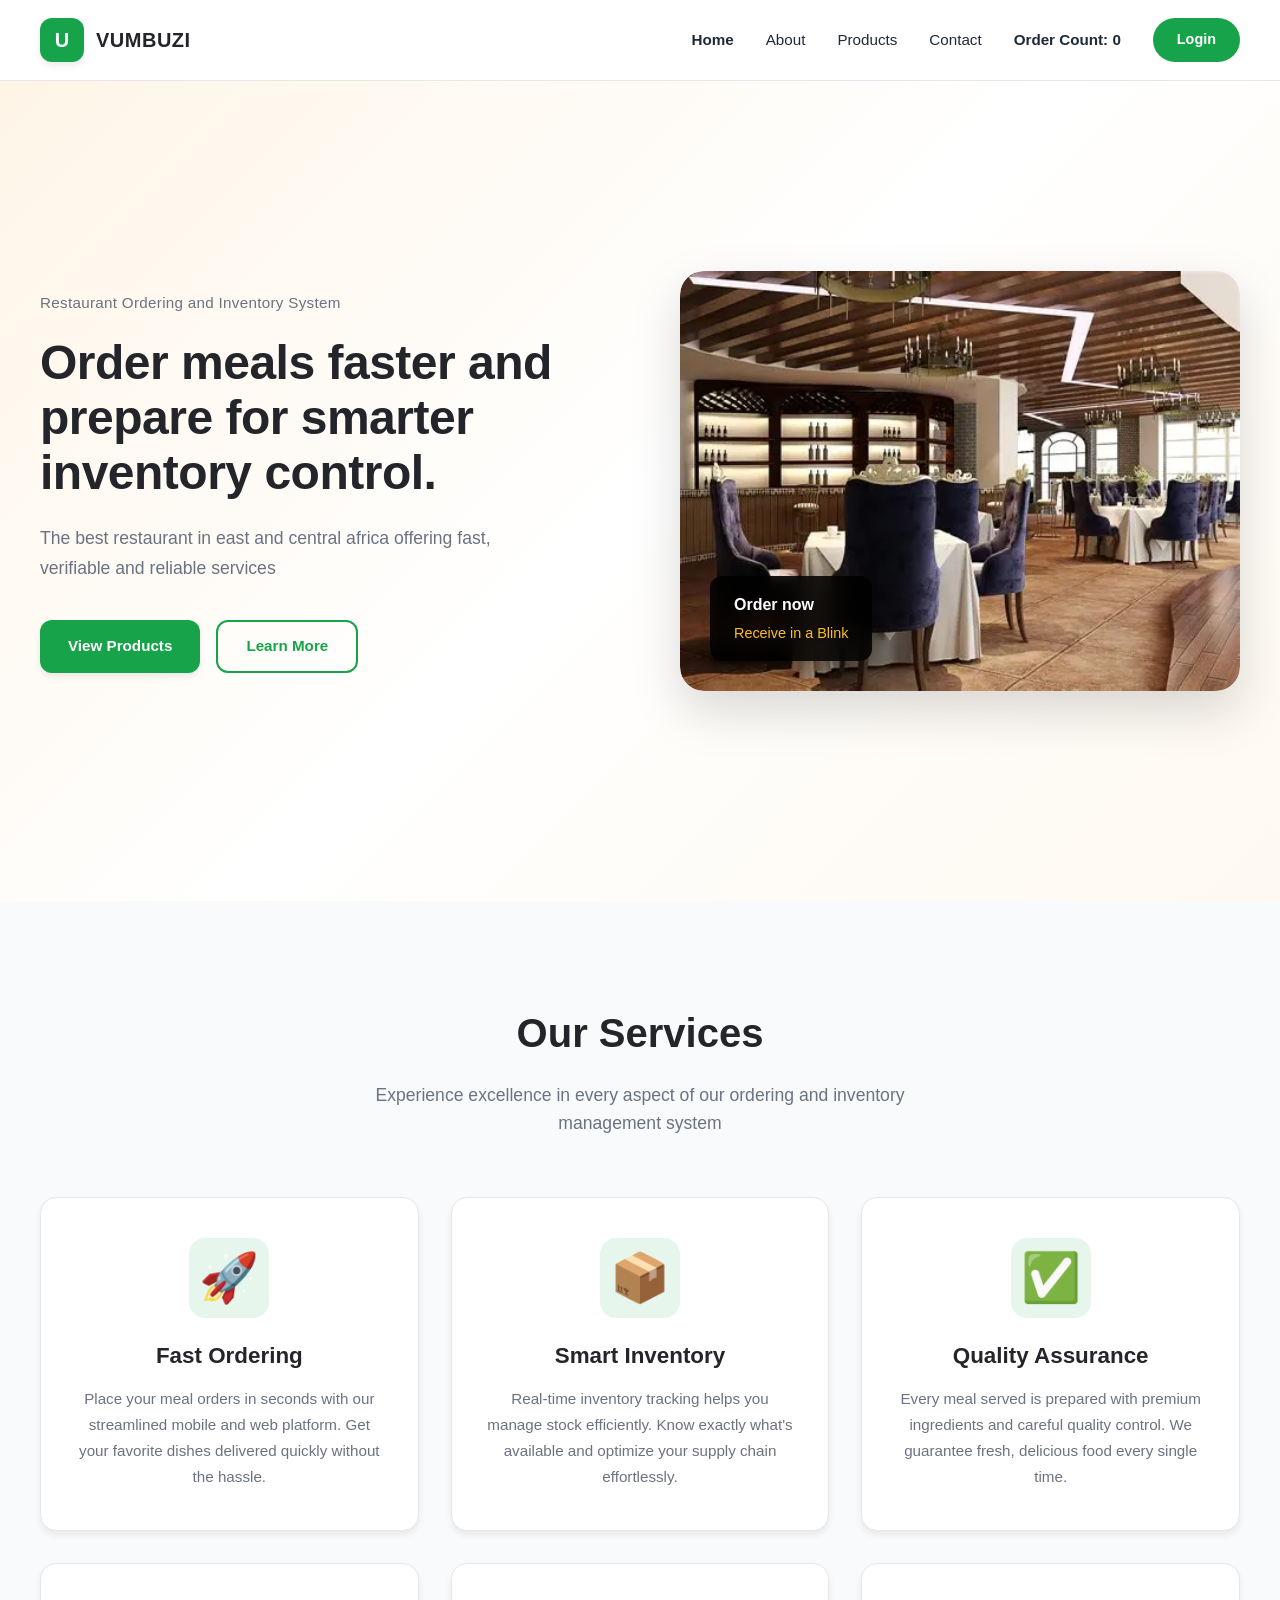
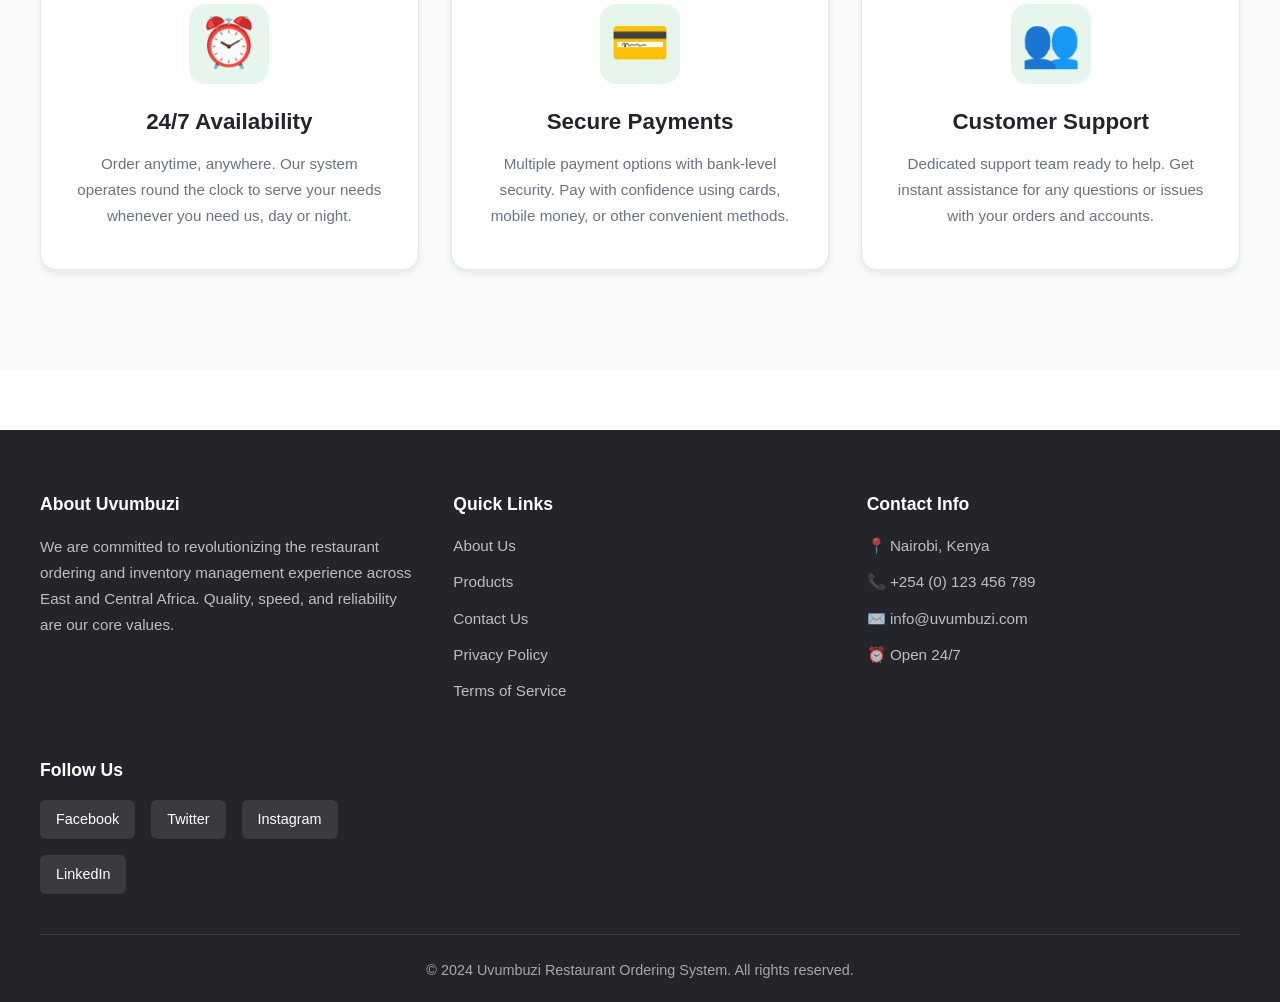
<file: index.html>
<!DOCTYPE html>
<html lang="en">
<head>
	<meta charset="utf-8">
	<meta name="viewport" content="width=device-width, initial-scale=1">
	<link rel="stylesheet" type="text/css" href="assets/css/style.css">
	<title>Uvumbuzi Ordering System</title>
</head>
<body>
<header class="site-header">
	<div class="container nav-wrapper">
		<a href="index.html" class="brand" title="Restaurant Ordering System">
			<span class="brand-icon">U</span>
			<span class="brand-text">VUMBUZI</span>
		</a>
		<nav class="main-nav" aria-label="The navigation">
			<a href="index.html" class="nav-link active">Home</a>
			<a href="about.html" class="nav-link">About</a>
			<a href="products.html" class="nav-link">Products</a>
			<a href="contact.html" class="nav-link">Contact</a>
			<a href="products.html" class="nav-link order-count">Order Count: <span id="orderCount">0</span></a>
			<a href="login.html" class="btn btn-login">Login</a>
		</nav>
	</div>
</header>

<main>
	<section class="hero-section">
		<div class="container hero-grid">
			<div class="hero-content">
				<span class="eyebrow">Restaurant Ordering and Inventory System</span>
				<h1>Order meals faster and prepare for smarter inventory control.</h1>
				<p>The best restaurant in east and central africa offering fast, verifiable and reliable services</p>
				<div class="hero-actions">
					<a href="products.html" class="btn btn-primary">View Products</a>
					<a href="about.html" class="btn btn-secondary">Learn More</a>
				</div>
			</div>
			<div class="hero-image">
				<img src="assets/images/OIP.png" alt="An image of the restaurant">
				<div class="floating-badge">
					<strong>Order now</strong>
					<span>Receive in a Blink</span>
				</div>
			</div>
		</div>
	</section>

	<section class="services-section">
		<div class="container">
			<div class="section-header">
				<h2>Our Services</h2>
				<p>Experience excellence in every aspect of our ordering and inventory management system</p>
			</div>
			<div class="services-grid">
				<div class="service-card">
					<div class="service-icon">🚀</div>
					<h3>Fast Ordering</h3>
					<p>Place your meal orders in seconds with our streamlined mobile and web platform. Get your favorite dishes delivered quickly without the hassle.</p>
				</div>
				<div class="service-card">
					<div class="service-icon">📦</div>
					<h3>Smart Inventory</h3>
					<p>Real-time inventory tracking helps you manage stock efficiently. Know exactly what's available and optimize your supply chain effortlessly.</p>
				</div>
				<div class="service-card">
					<div class="service-icon">✅</div>
					<h3>Quality Assurance</h3>
					<p>Every meal served is prepared with premium ingredients and careful quality control. We guarantee fresh, delicious food every single time.</p>
				</div>
				<div class="service-card">
					<div class="service-icon">⏰</div>
					<h3>24/7 Availability</h3>
					<p>Order anytime, anywhere. Our system operates round the clock to serve your needs whenever you need us, day or night.</p>
				</div>
				<div class="service-card">
					<div class="service-icon">💳</div>
					<h3>Secure Payments</h3>
					<p>Multiple payment options with bank-level security. Pay with confidence using cards, mobile money, or other convenient methods.</p>
				</div>
				<div class="service-card">
					<div class="service-icon">👥</div>
					<h3>Customer Support</h3>
					<p>Dedicated support team ready to help. Get instant assistance for any questions or issues with your orders and accounts.</p>
				</div>
			</div>
		</div>
	</section>
</main>

<footer class="site-footer">
	<div class="container">
		<div class="footer-content">
			<div class="footer-section">
				<h4>About Uvumbuzi</h4>
				<p>We are committed to revolutionizing the restaurant ordering and inventory management experience across East and Central Africa. Quality, speed, and reliability are our core values.</p>
			</div>
			<div class="footer-section">
				<h4>Quick Links</h4>
				<ul>
					<li><a href="about.html">About Us</a></li>
					<li><a href="products.html">Products</a></li>
					<li><a href="contact.html">Contact Us</a></li>
					<li><a href="#">Privacy Policy</a></li>
					<li><a href="#">Terms of Service</a></li>
				</ul>
			</div>
			<div class="footer-section">
				<h4>Contact Info</h4>
				<ul>
					<li>📍 Nairobi, Kenya</li>
					<li>📞 +254 (0) 123 456 789</li>
					<li>✉️ info@uvumbuzi.com</li>
					<li>⏰ Open 24/7</li>
				</ul>
			</div>
			<div class="footer-section">
				<h4>Follow Us</h4>
				<div class="social-links">
					<a href="#" class="social-link">Facebook</a>
					<a href="#" class="social-link">Twitter</a>
					<a href="#" class="social-link">Instagram</a>
					<a href="#" class="social-link">LinkedIn</a>
				</div>
			</div>
		</div>
		<div class="footer-bottom">
			<p>&copy; 2024 Uvumbuzi Restaurant Ordering System. All rights reserved.</p>
		</div>
	</div>
</footer>

</body>
</html>
</file>
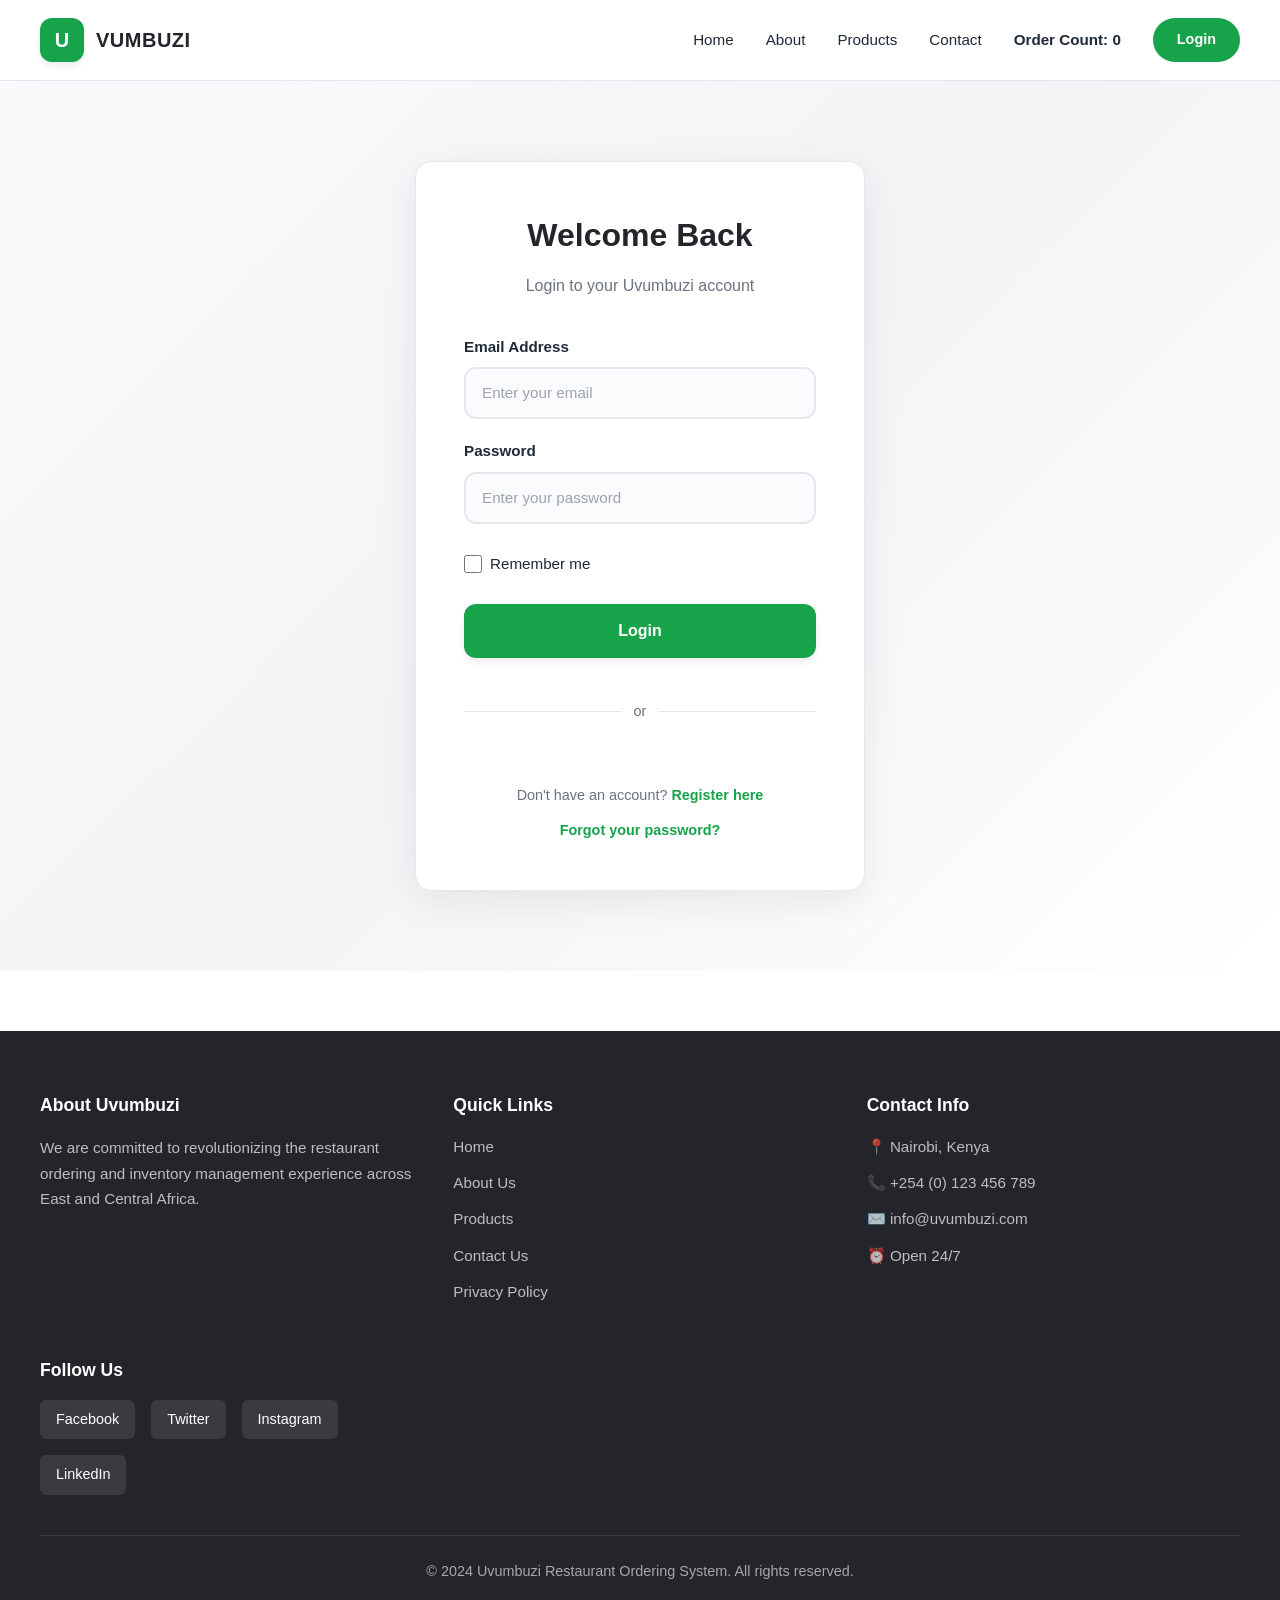
<file: login.html>
<!DOCTYPE html>
<html lang="en">
<head>
	<meta charset="utf-8">
	<meta name="viewport" content="width=device-width, initial-scale=1">
	<link rel="stylesheet" type="text/css" href="assets/css/style.css">
	<title>Login - Uvumbuzi Ordering System</title>
</head>
<body>
<header class="site-header">
	<div class="container nav-wrapper">
		<a href="index.html" class="brand" title="Restaurant Ordering System">
			<span class="brand-icon">U</span>
			<span class="brand-text">VUMBUZI</span>
		</a>
		<nav class="main-nav" aria-label="The navigation">
			<a href="index.html" class="nav-link">Home</a>
			<a href="about.html" class="nav-link">About</a>
			<a href="products.html" class="nav-link">Products</a>
			<a href="contact.html" class="nav-link">Contact</a>
			<a href="products.html" class="nav-link order-count">
				Order Count: <span id="orderCount">0</span>
			</a>
			<a href="login.html" class="btn btn-login active">Login</a>
		</nav>
	</div>
</header>

<main>
	<section class="login-section">
		<div class="login-container">
			<div class="login-header">
				<h2>Welcome Back</h2>
				<p>Login to your Uvumbuzi account</p>
			</div>

			<form id="loginForm" class="login-form">
				<div class="form-group">
					<label for="email">Email Address</label>
					<input type="email" id="email" name="email" placeholder="Enter your email" required>
				</div>

				<div class="form-group">
					<label for="password">Password</label>
					<input type="password" id="password" name="password" placeholder="Enter your password" required>
				</div>

				<div class="form-checkbox">
					<input type="checkbox" id="remember" name="remember">
					<label for="remember">Remember me</label>
				</div>

				<button type="submit" class="btn btn-primary login-btn">
					Login
				</button>

				<div id="message" class="message"></div>

				<div class="form-divider">
					<span>or</span>
				</div>

				<div class="form-footer">
					<p>Don't have an account? <a href="register.html" class="link-primary">Register here</a></p>
					<p><a href="#" class="link-primary">Forgot your password?</a></p>
				</div>
			</form>
		</div>
	</section>
</main>

<footer class="site-footer">
	<div class="container">
		<div class="footer-content">
			<div class="footer-section">
				<h4>About Uvumbuzi</h4>
				<p>We are committed to revolutionizing the restaurant ordering and inventory management experience across East and Central Africa.</p>
			</div>
			<div class="footer-section">
				<h4>Quick Links</h4>
				<ul>
					<li><a href="index.html">Home</a></li>
					<li><a href="about.html">About Us</a></li>
					<li><a href="products.html">Products</a></li>
					<li><a href="contact.html">Contact Us</a></li>
					<li><a href="#">Privacy Policy</a></li>
				</ul>
			</div>
			<div class="footer-section">
				<h4>Contact Info</h4>
				<ul>
					<li>📍 Nairobi, Kenya</li>
					<li>📞 +254 (0) 123 456 789</li>
					<li>✉️ info@uvumbuzi.com</li>
					<li>⏰ Open 24/7</li>
				</ul>
			</div>
			<div class="footer-section">
				<h4>Follow Us</h4>
				<div class="social-links">
					<a href="#" class="social-link">Facebook</a>
					<a href="#" class="social-link">Twitter</a>
					<a href="#" class="social-link">Instagram</a>
					<a href="#" class="social-link">LinkedIn</a>
				</div>
			</div>
		</div>
		<div class="footer-bottom">
			<p>&copy; 2024 Uvumbuzi Restaurant Ordering System. All rights reserved.</p>
		</div>
	</div>
</footer>

</body>
</html>
</file>
<file: assets/css/style.css>
:root{
	--primary: #16a34a;
	--primary-hover: #15803d;
	--secondary: #24252b;
	--accent: #fbbf24;
	--cream: #fef5e7;
	--text: #1f2937;
	--text-light: #6b7280;
	--white: #ffffff;
	--border: #e5e7eb;
	--shadow: 0 4px 6px rgba(0, 0, 0, 0.07);
	--shadow-lg: 0 10px 25px rgba(0, 0, 0, 0.1);
	--radius: 12px;
	--radius-full: 9999px;
}

* {
	box-sizing: border-box;
	margin: 0;
	padding: 0;
}

html {
	scroll-behavior: smooth;
}

body {
	font-family: -apple-system, BlinkMacSystemFont, 'Segoe UI', Arial, sans-serif;
	color: var(--text);
	background: #ffffff;
	line-height: 1.6;
	-webkit-font-smoothing: antialiased;
}

img {
	max-width: 100%;
	display: block;
	height: auto;
}

a {
	color: inherit;
	text-decoration: none;
}

button, input, textarea {
	font: inherit;
}

.container {
	width: min(100% - 48px, 1200px);
	margin: 0 auto;
}

/* Header Styles */
.site-header {
	position: sticky;
	top: 0;
	z-index: 1000;
	background: rgba(255, 255, 255, 0.98);
	border-bottom: 1px solid var(--border);
	backdrop-filter: blur(10px);
}

.nav-wrapper {
	min-height: 80px;
	display: flex;
	align-items: center;
	justify-content: space-between;
	gap: 32px;
}

.brand {
	display: inline-flex;
	align-items: center;
	gap: 12px;
	font-weight: 700;
	color: var(--secondary);
	font-size: 1.25rem;
}

.brand-icon {
	width: 44px;
	height: 44px;
	border-radius: 12px;
	display: grid;
	place-items: center;
	color: white;
	background: var(--primary);
	font-size: 1.25rem;
	font-weight: 700;
	box-shadow: var(--shadow);
}

.brand-text {
	letter-spacing: 0.5px;
}

.main-nav {
	display: flex;
	align-items: center;
	gap: 32px;
}

.nav-link {
	color: var(--text);
	font-weight: 500;
	font-size: 0.95rem;
	transition: color 0.2s ease;
	position: relative;
}

.nav-link:hover {
	color: var(--primary);
}

.nav-link.active {
	color: var(--text);
	font-weight: 600;
}

.order-count {
	color: var(--text);
	font-weight: 600;
	font-size: 0.95rem;
}

.order-count span {
	font-weight: 700;
}


.btn {
	display: inline-flex;
	align-items: center;
	justify-content: center;
	padding: 12px 28px;
	border-radius: var(--radius);
	font-weight: 600;
	font-size: 0.95rem;
	cursor: pointer;
	border: none;
	transition: all 0.2s ease;
	text-align: center;
}

.btn-primary {
	background: var(--primary);
	color: white;
	box-shadow: var(--shadow);
}

.btn-primary:hover {
	background: var(--primary-hover);
	transform: translateY(-1px);
	box-shadow: var(--shadow-lg);
}

.btn-secondary {
	background: transparent;
	color: var(--primary);
	border: 2px solid var(--primary);
}

.btn-secondary:hover {
	background: var(--primary);
	color: white;
}

.btn-login {
	background: var(--primary);
	color: white;
	padding: 10px 24px;
	border-radius: var(--radius-full);
	font-size: 0.9rem;
}

.btn-login:hover {
	background: var(--primary-hover);
}

/* Hero Section */
.hero-section {
	padding: 80px 0 100px;
	background: linear-gradient(135deg, #fef5e7 0%, #ffffff 50%, #fef9f0 100%);
	min-height: calc(100vh - 80px);
	display: flex;
	align-items: center;
}

.hero-grid {
	display: grid;
	grid-template-columns: 1fr 1fr;
	align-items: center;
	gap: 80px;
}

.hero-content {
	max-width: 580px;
}

.eyebrow {
	display: inline-block;
	color: var(--text-light);
	font-size: 0.95rem;
	font-weight: 500;
	margin-bottom: 20px;
	letter-spacing: 0.3px;
}

.hero-content h1 {
	font-size: 3rem;
	line-height: 1.15;
	color: var(--secondary);
	margin-bottom: 24px;
	font-weight: 700;
	letter-spacing: -0.5px;
}

.hero-content p {
	font-size: 1.1rem;
	color: var(--text-light);
	line-height: 1.7;
	margin-bottom: 36px;
	max-width: 520px;
}

.hero-actions {
	display: flex;
	gap: 16px;
	flex-wrap: wrap;
}

.hero-image {
	position: relative;
	border-radius: 24px;
	overflow: hidden;
	box-shadow: 0 20px 50px rgba(0, 0, 0, 0.15);
}

.hero-image img {
	width: 100%;
	height: auto;
	display: block;
	border-radius: 24px;
}

.floating-badge {
	position: absolute;
	bottom: 30px;
	left: 30px;
	background: rgba(0, 0, 0, 0.85);
	backdrop-filter: blur(10px);
	color: white;
	padding: 16px 24px;
	border-radius: 12px;
	box-shadow: 0 10px 30px rgba(0, 0, 0, 0.3);
	display: flex;
	flex-direction: column;
	gap: 4px;
}

.floating-badge strong {
	font-size: 1rem;
	font-weight: 600;
	color: white;
}

.floating-badge span {
	font-size: 0.9rem;
	color: var(--accent);
	font-weight: 500;
}

/* Services Section */
.services-section {
	padding: 100px 0;
	background: #f9fafb;
}

.section-header {
	text-align: center;
	margin-bottom: 60px;
	max-width: 600px;
	margin-left: auto;
	margin-right: auto;
}

.section-header h2 {
	font-size: 2.5rem;
	color: var(--secondary);
	margin-bottom: 16px;
	font-weight: 700;
}

.section-header p {
	font-size: 1.1rem;
	color: var(--text-light);
	line-height: 1.6;
}

.services-grid {
	display: grid;
	grid-template-columns: repeat(auto-fit, minmax(320px, 1fr));
	gap: 32px;
}

.service-card {
	background: white;
	padding: 40px 32px;
	border-radius: 16px;
	box-shadow: var(--shadow);
	transition: all 0.3s ease;
	border: 1px solid var(--border);
	text-align: center;
	display: flex;
	flex-direction: column;
	align-items: center;
}

.service-card:hover {
	transform: translateY(-8px);
	box-shadow: var(--shadow-lg);
	border-color: var(--primary);
}

.service-icon {
	font-size: 3rem;
	margin-bottom: 20px;
	display: flex;
	align-items: center;
	justify-content: center;
	width: 80px;
	height: 80px;
	background: rgba(22, 163, 74, 0.1);
	border-radius: 16px;
	margin-left: auto;
	margin-right: auto;
}

.service-card h3 {
	font-size: 1.4rem;
	color: var(--secondary);
	margin-bottom: 12px;
	font-weight: 700;
}

.service-card p {
	color: var(--text-light);
	line-height: 1.7;
	font-size: 0.95rem;
}


.site-footer {
	background: var(--secondary);
	color: white;
	padding: 60px 0 20px;
	margin-top: 60px;
}

.footer-content {
	display: grid;
	grid-template-columns: repeat(auto-fit, minmax(280px, 1fr));
	gap: 40px;
	margin-bottom: 40px;
}

.footer-section h4 {
	font-size: 1.1rem;
	margin-bottom: 16px;
	font-weight: 700;
	color: white;
}

.footer-section p {
	color: rgba(255, 255, 255, 0.7);
	font-size: 0.95rem;
	line-height: 1.7;
}

.footer-section ul {
	list-style: none;
}

.footer-section ul li {
	color: rgba(255, 255, 255, 0.7);
	margin-bottom: 12px;
	font-size: 0.95rem;
	transition: color 0.2s ease;
}

.footer-section ul li a {
	color: rgba(255, 255, 255, 0.7);
	transition: color 0.2s ease;
}

.footer-section ul li a:hover {
	color: var(--primary);
}

.social-links {
	display: flex;
	gap: 16px;
	flex-wrap: wrap;
}

.social-link {
	display: inline-block;
	padding: 8px 16px;
	background: rgba(255, 255, 255, 0.1);
	border-radius: 6px;
	color: white;
	transition: all 0.2s ease;
	font-size: 0.9rem;
}

.social-link:hover {
	background: var(--primary);
	color: white;
}

.footer-bottom {
	border-top: 1px solid rgba(255, 255, 255, 0.1);
	padding-top: 24px;
	text-align: center;
	color: rgba(255, 255, 255, 0.6);
	font-size: 0.9rem;
}


@media (max-width: 1024px) {
	.hero-grid {
		gap: 60px;
	}

	.hero-content h1 {
		font-size: 2.5rem;
	}

	.services-grid {
		gap: 24px;
	}
}

@media (max-width: 768px) {
	.main-nav {
		gap: 20px;
		font-size: 0.9rem;
	}

	.hero-grid {
		grid-template-columns: 1fr;
		gap: 50px;
	}

	.hero-content {
		text-align: center;
		max-width: 100%;
	}

	.hero-content h1 {
		font-size: 2rem;
	}

	.hero-content p {
		max-width: 100%;
	}

	.hero-actions {
		justify-content: center;
	}

	.hero-image {
		order: -1;
	}

	.section-header h2 {
		font-size: 2rem;
	}

	.services-grid {
		grid-template-columns: repeat(auto-fit, minmax(250px, 1fr));
	}

	.footer-content {
		grid-template-columns: repeat(2, 1fr);
		gap: 32px;
	}
}

@media (max-width: 640px) {
	.nav-wrapper {
		flex-direction: column;
		padding: 16px 0;
		gap: 16px;
	}

	.main-nav {
		flex-wrap: wrap;
		justify-content: center;
	}

	.hero-content h1 {
		font-size: 1.75rem;
	}

	.btn {
		padding: 10px 20px;
		font-size: 0.9rem;
	}

	.services-section {
		padding: 60px 0;
	}

	.section-header h2 {
		font-size: 1.75rem;
	}

	.services-grid {
		grid-template-columns: 1fr;
	}

	.service-card {
		padding: 30px 24px;
	}

	.footer-content {
		grid-template-columns: 1fr;
		gap: 24px;
	}

	.social-links {
		justify-content: center;
	}
}


.login-section {
	padding: 80px 0;
	background: linear-gradient(135deg, #f9fafb 0%, #f3f4f6 50%, #ffffff 100%);
	min-height: calc(100vh - 80px);
	display: flex;
	align-items: center;
	justify-content: center;
}

.login-container {
	background: white;
	padding: 48px;
	border-radius: 16px;
	box-shadow: 0 10px 40px rgba(0, 0, 0, 0.08);
	border: 1px solid var(--border);
	max-width: 450px;
	width: 100%;
	margin: 0 auto;
}

.login-header {
	margin-bottom: 36px;
	text-align: center;
}

.login-header h2 {
	font-size: 2rem;
	color: var(--secondary);
	margin-bottom: 12px;
	font-weight: 700;
}

.login-header p {
	color: var(--text-light);
	font-size: 1rem;
}

.login-form {
	display: flex;
	flex-direction: column;
	gap: 20px;
}

.form-group {
	display: flex;
	flex-direction: column;
	gap: 8px;
}

.form-group label {
	font-weight: 600;
	color: var(--text);
	font-size: 0.95rem;
}

.form-group input {
	padding: 12px 16px;
	border: 2px solid var(--border);
	border-radius: var(--radius);
	font-size: 0.95rem;
	transition: all 0.2s ease;
	background: #fafbfc;
}

.form-group input:focus {
	outline: none;
	border-color: var(--primary);
	background: white;
	box-shadow: 0 0 0 3px rgba(22, 163, 74, 0.1);
}

.form-group input::placeholder {
	color: #9ca3af;
}

.form-checkbox {
	display: flex;
	align-items: center;
	gap: 8px;
	margin-top: 8px;
}

.form-checkbox input[type="checkbox"] {
	width: 18px;
	height: 18px;
	cursor: pointer;
	accent-color: var(--primary);
}

.form-checkbox label {
	cursor: pointer;
	color: var(--text);
	font-weight: 500;
	font-size: 0.95rem;
}

.login-btn {
	padding: 14px 28px;
	font-size: 1rem;
	font-weight: 700;
	margin-top: 8px;
}

.message {
	padding: 12px 16px;
	border-radius: var(--radius);
	text-align: center;
	font-weight: 500;
	display: none;
	margin-bottom: 12px;
}

.message.success {
	display: block;
	background: rgba(24, 138, 74, 0.1);
	color: #047857;
	border: 1px solid rgba(24, 138, 74, 0.2);
}

.message.error {
	display: block;
	background: rgba(198, 40, 40, 0.1);
	color: #991b1b;
	border: 1px solid rgba(198, 40, 40, 0.2);
}

.form-divider {
	position: relative;
	margin: 20px 0;
	text-align: center;
}

.form-divider span {
	background: white;
	padding: 0 12px;
	color: var(--text-light);
	font-size: 0.9rem;
	position: relative;
	z-index: 1;
}

.form-divider::before {
	content: '';
	position: absolute;
	top: 50%;
	left: 0;
	right: 0;
	height: 1px;
	background: var(--border);
}

.form-footer {
	text-align: center;
	margin-top: 20px;
}

.form-footer p {
	font-size: 0.9rem;
	color: var(--text-light);
	margin-bottom: 12px;
}

.form-footer p:last-child {
	margin-bottom: 0;
}

.link-primary {
	color: var(--primary);
	font-weight: 600;
	transition: color 0.2s ease;
}

.link-primary:hover {
	color: var(--primary-hover);
	text-decoration: underline;
}


@media (max-width: 1024px) {
	.login-container {
		padding: 40px;
	}

	.login-header h2 {
		font-size: 1.75rem;
	}
}

@media (max-width: 768px) {
	.login-section {
		padding: 60px 0;
		min-height: auto;
	}

	.login-container {
		padding: 32px;
	}

	.login-header {
		text-align: center;
		margin-bottom: 28px;
	}

	.login-header h2 {
		font-size: 1.5rem;
	}
}

@media (max-width: 640px) {
	.login-container {
		padding: 24px;
		border-radius: 12px;
	}

	.login-header h2 {
		font-size: 1.35rem;
	}

	.login-form {
		gap: 16px;
	}

	.form-group input {
		padding: 11px 14px;
		font-size: 16px;
	}

	.login-btn {
		padding: 12px 24px;
	}
}
</file>
